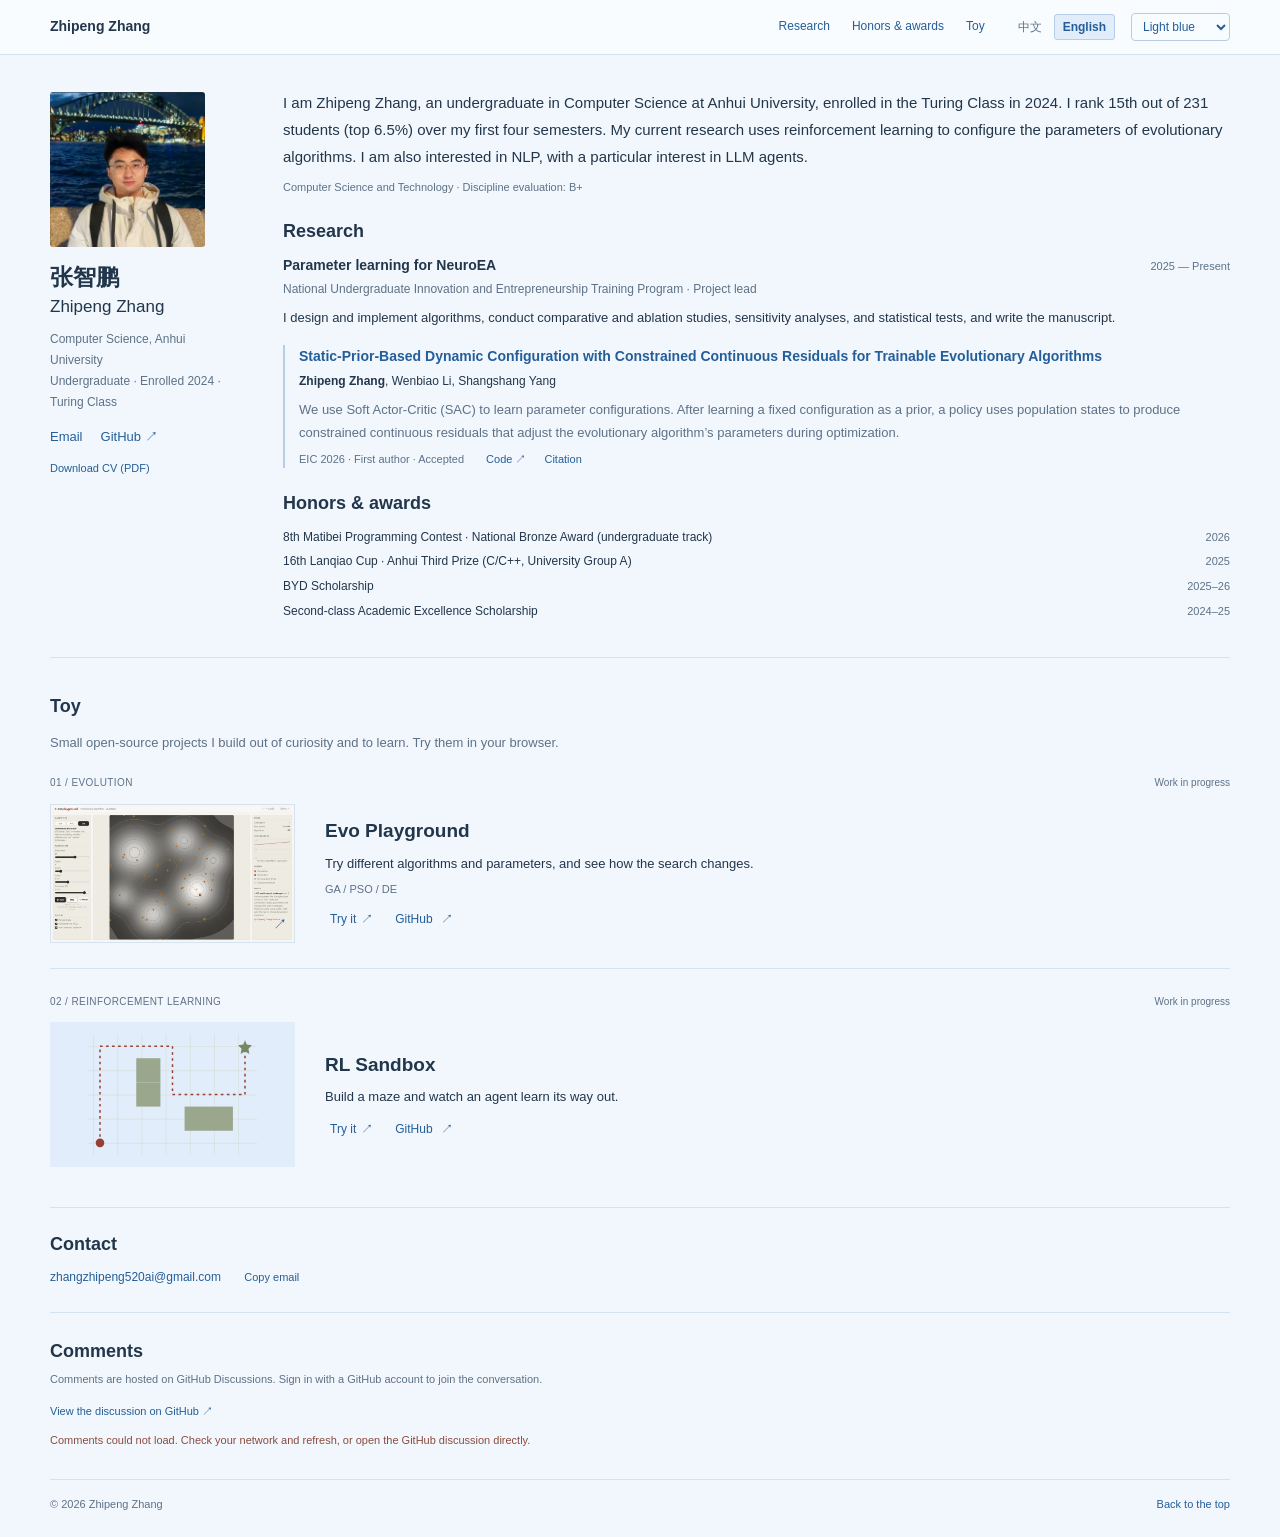
<file: index.html>
<!doctype html>
<html lang="zh-CN" data-theme="blue">
<head>
  <meta charset="utf-8">
  <meta name="viewport" content="width=device-width, initial-scale=1">
  <meta name="referrer" content="no-referrer">
  <meta http-equiv="Content-Security-Policy" content="default-src 'self'; script-src 'self' https://giscus.app; style-src 'self' https://giscus.app; img-src 'self' data:; font-src 'self'; connect-src 'none'; frame-src https://giscus.app; object-src 'none'; base-uri 'self'; form-action 'none'">
  <meta name="theme-color" content="#f2f7fd">
  <meta name="description" content="张智鹏，安徽大学计算机科学与技术专业本科生。研究兴趣为强化学习、进化计算与算法动态配置。">
  <meta property="og:title" content="张智鹏 · Zhipeng Zhang">
  <meta property="og:description" content="安徽大学本科生。强化学习、进化计算与算法动态配置。">
  <meta property="og:type" content="website">
  <title>张智鹏 · Zhipeng Zhang</title>
  <link rel="icon" type="image/svg+xml" href="assets/favicon.svg">
  <link rel="stylesheet" href="styles.css?v=20261020-themes">
  <script src="content.js?v=20261020-themes" defer></script>
  <script src="app.js?v=20261020-themes" defer></script>
</head>
<body id="top">
<a class="skip-link" href="#main" data-i18n="skip">跳到正文</a>
<header class="site-header"><div class="header-inner"><a href="#top" class="wordmark">Zhipeng Zhang</a><nav class="top-nav" aria-label="主导航" data-i18n-aria="navLabel"><a href="#research" data-i18n="navResearch">研究</a><a href="#journey" data-i18n="honorsTitle">荣誉与奖励</a><a href="#open-source" data-i18n="navOpenSource">Toy</a></nav><div class="appearance-controls"><div class="language-switch" role="group" aria-label="语言 / Language"><button id="lang-zh" type="button" aria-pressed="false" lang="zh-CN">中文</button><button id="lang-en" type="button" aria-pressed="false" lang="en">English</button></div><select id="theme-select" class="theme-select" aria-label="配色主题" data-i18n-aria="themeLabel"><option value="blue" data-i18n="themeBlue">浅蓝</option><option value="warm" data-i18n="themeWarm">暖白</option></select></div></div></header>
<main id="main" class="page-shell">
<div class="academic-overview">
<aside class="profile"><img src="assets/sydney.webp?v=3ae06d93da29" width="640" height="640" alt="张智鹏" class="portrait"><h1>张智鹏 <span>Zhipeng Zhang</span></h1><p data-i18n="profileRole">安徽大学 · 计算机科学与技术<br>2024 级本科生 · 图灵班</p><div class="profile-links"><a href="mailto:zhangzhipeng520ai@gmail.com">Email</a><a href="https://github.com/thinker-zzp" target="_blank" rel="noopener noreferrer">GitHub ↗</a></div><p class="cv-note"><a href="assets/cv.pdf" download="Zhipeng_Zhang_CV.pdf" data-i18n="cvDownload">下载简历（PDF）</a></p></aside>
<div class="academic-content">
<section id="about" aria-label="About"><p class="bio" data-i18n="compactBio">我是张智鹏，安徽大学计算机科学与技术专业 2024 级图灵班本科生，前四学期专业排名 15/231（前 6.5%）。我目前主要研究如何用强化学习为进化算法配置参数。此外，我还对 NLP 感兴趣，尤其关注 LLM Agents。</p><p class="minor" data-i18n="compactEducation">安徽大学计算机科学与技术学科评估 B+</p></section>
<section id="research" class="chapter" aria-labelledby="research-title"><h2 id="research-title" data-i18n="researchTitle">科研经历</h2><div class="research-heading"><h3 data-i18n="projectTitle">类神经网络演化算法的参数学习研究</h3><span data-i18n="projectDate">2025 — 至今</span></div><p class="project-meta" data-i18n="projectDetail">国家级大学生创新创业训练计划项目 · 项目负责人</p><p data-i18n="compactResearch">我负责算法设计、实现与实验评估，开展对照与消融实验、参数敏感性分析及统计检验，并完成论文写作。</p>
<article id="paper-eic" class="publication-note"><h3 class="paper-title">Static-Prior-Based Dynamic Configuration with Constrained Continuous Residuals for Trainable Evolutionary Algorithms</h3><p class="authors"><strong>Zhipeng Zhang</strong>, Wenbiao Li, Shangshang Yang</p><p class="paper-summary" data-i18n="paperSummary">使用 Soft Actor-Critic（SAC）学习参数配置：先学习固定参数作为先验，再根据种群状态输出受约束的连续残差，在运行中动态调整进化算法的参数。</p><div class="paper-bottom"><span class="paper-status" data-i18n="paperStatus">EIC 2026 · 第一作者 · 已录用</span><div class="publication-links"><a href="https://github.com/thinker-zzp/CCR-DC" target="_blank" rel="noopener noreferrer"><span data-i18n="paperCode">代码</span> ↗</a><button type="button" id="citation-open" data-i18n="citationButton">引用信息</button></div></div></article></section>
<section id="journey" class="chapter" aria-labelledby="honors-title"><h2 id="honors-title" data-i18n="honorsTitle">荣誉与奖励</h2><ul class="compact-awards"><li><span data-i18n="awardMatibei">第八届码蹄杯程序设计大赛 · 国赛铜奖（本科院校赛道）</span><time>2026</time></li><li><span data-i18n="awardLanqiao">第十六届蓝桥杯 · 安徽赛区三等奖（C/C++ 大学 A 组）</span><time>2025</time></li><li><span data-i18n="awardByd">比亚迪奖学金</span><time>2025–26</time></li><li><span data-i18n="awardAcademic">学习优秀二等奖学金</span><time>2024–25</time></li></ul></section>
</div></div>
    <section id="open-source" class="chapter" aria-labelledby="open-source-title">
      <div class="chapter-label"><h2 id="open-source-title" data-i18n="openSourceTitle">Toy</h2></div>
      <div class="chapter-content">
        <p class="open-source-intro" data-i18n="openSourceIntro">一些出于兴趣和学习目的做的开源小项目，可以直接在浏览器里试用。</p>
        <article class="work-entry playground-work">
          <div class="work-kicker"><span>01 / EVOLUTION</span><span class="work-progress" data-i18n="evoStatus">持续改进中</span></div>
          <div class="playground-layout">
            <a class="playground-preview" href="https://thinker-zzp.github.io/evo-playground/" aria-label="打开 Evo Playground 演示" data-i18n-aria="evoOpen"><img src="assets/evo-playground.webp" width="960" height="540" loading="lazy" decoding="async" alt="Evo Playground 的算法演示界面" data-i18n-alt="evoImageAlt"><span class="preview-arrow" aria-hidden="true">↗</span></a>
            <div class="playground-copy">
              <h3 class="work-title">Evo Playground</h3>
              <p class="work-description" data-i18n="evoDescription">换个算法，调调参数，看看搜索过程有什么不同。</p>
              <p class="work-meta">GA / PSO / DE</p>
              <div class="work-links"><a class="demo-link" href="https://thinker-zzp.github.io/evo-playground/"><span data-i18n="evoDemo">试一试</span><span aria-hidden="true">↗</span></a><a href="https://github.com/thinker-zzp/evo-playground" target="_blank" rel="noopener noreferrer">GitHub <span aria-hidden="true">↗</span></a></div>
            </div>
          </div>
        </article>
        <article id="rl-game" class="work-entry rl-work">
          <div class="work-kicker"><span>02 / REINFORCEMENT LEARNING</span><span class="work-progress" data-i18n="rlStatus">持续改进中</span></div>
          <div class="rl-game-layout">
            <a class="rl-preview" href="https://thinker-zzp.github.io/rl-sandbox/" aria-label="打开 RL Sandbox" data-i18n-aria="rlOpen"><svg viewBox="0 0 240 168" aria-hidden="true"><defs><pattern id="rl-grid" width="28" height="28" patternUnits="userSpaceOnUse"><path d="M28 0H0V28" fill="none" stroke="#d0d6c6" stroke-width="1"/></pattern></defs><rect x="22" y="14" width="196" height="140" fill="url(#rl-grid)"/><g fill="#9ba78d"><rect x="78" y="42" width="28" height="28"/><rect x="78" y="70" width="28" height="28"/><rect x="134" y="98" width="56" height="28"/></g><path d="M36 140V28H120V84H204V28" fill="none" stroke="#973e32" stroke-width="1.7" stroke-dasharray="3 4"/><circle cx="36" cy="140" r="5" fill="#973e32"/><path d="m204 21 2 5 6 1-4 4 1 6-5-3-5 3 1-6-4-4 6-1z" fill="#788763"/></svg></a>
            <div><h3 class="work-title">RL Sandbox</h3><p class="work-description" data-i18n="rlDescription">搭个迷宫，看智能体一步步学会走出去。</p><div class="work-links"><a class="demo-link" href="https://thinker-zzp.github.io/rl-sandbox/"><span data-i18n="evoDemo">试一试</span><span aria-hidden="true">↗</span></a><a href="https://github.com/thinker-zzp/rl-sandbox" target="_blank" rel="noopener noreferrer">GitHub <span aria-hidden="true">↗</span></a></div></div>
          </div>
        </article>
      </div>
    </section>

<section id="contact"><h2 data-i18n="contactTitle">联系</h2><p><a href="mailto:zhangzhipeng520ai@gmail.com">zhangzhipeng520ai@gmail.com</a> <button type="button" id="copy-email" data-i18n="copyEmail">复制邮箱</button></p></section>
<section id="comments" aria-labelledby="comments-title">
  <h2 id="comments-title" data-i18n="commentsTitle">留言与讨论</h2>
  <p class="comments-note" data-i18n="commentsNote">评论由 GitHub Discussions 提供，使用 GitHub 账号登录后即可留言。</p>
  <p class="comments-fallback"><a href="https://github.com/thinker-zzp/thinker-zzp.github.io/discussions" target="_blank" rel="noopener noreferrer"><span data-i18n="commentsFallback">在 GitHub Discussions 中查看讨论</span> <span aria-hidden="true">↗</span></a></p>
  <div class="giscus" id="giscus-comments"></div>
  <p class="comments-status" id="comments-status" role="status" hidden data-i18n="commentsStatus">评论加载失败，请检查网络后刷新，或直接前往 GitHub 讨论区。</p>
</section></main><footer class="site-footer page-shell">© <span data-current-year>2026</span> Zhipeng Zhang <a href="#top" data-i18n="backTop">回到开头</a></footer>  <dialog id="citation-dialog" aria-labelledby="citation-title"><div class="dialog-heading"><h2 id="citation-title" data-i18n="citationTitle">引用信息</h2><button id="citation-close" type="button" aria-label="关闭" data-i18n-aria="closeDialog">×</button></div><p class="citation-note" data-i18n="citationNote">论文已录用，卷页与 DOI 将在正式出版后补充。</p><pre id="citation-text" tabindex="0">Zhang, Z., Li, W., &amp; Yang, S. (2026). Static-Prior-Based Dynamic Configuration with Constrained Continuous Residuals for Trainable Evolutionary Algorithms. EIC 2026. Accepted.</pre><button class="solid-button" type="button" id="copy-citation" data-i18n="copyCitation">复制引用</button></dialog>
  <div class="toast" id="toast" role="status" aria-live="polite"></div>
</body>
</html>
</file>
<file: styles.css>
:root{--ink:#24292f;--muted:#65717d;--accent:#224b8d;--line:#e2e6ea;--paper:#fff;--sans:Arial,"Microsoft YaHei","PingFang SC",sans-serif}*{box-sizing:border-box}html{scroll-behavior:smooth;scroll-padding-top:65px}body{margin:0;background:var(--paper);color:var(--ink);font:14px/1.65 var(--sans)}a{color:var(--accent);text-decoration:none}a:hover{text-decoration:underline}button{font:inherit;color:var(--accent);background:none;border:0;padding:0;cursor:pointer}button:hover{text-decoration:underline}a:focus-visible,button:focus-visible{outline:2px solid var(--accent);outline-offset:4px}h1,h2,h3,p,figure{margin:0}h2{font-size:18px;font-weight:600;line-height:1.4;margin-bottom:11px}h3{font-size:14px;font-weight:600;line-height:1.55}.page-shell,.header-inner{width:min(1180px,calc(100% - 72px));margin:auto}.site-header{border-bottom:1px solid var(--line);background:#fff}.header-inner{display:flex;align-items:center;gap:24px;min-height:54px}.wordmark{font-size:14px;color:var(--ink);font-weight:600}.top-nav{display:flex;gap:22px;margin-left:auto;font-size:12px}.language-switch{font-size:12px;color:var(--muted);white-space:nowrap}.language-switch .selected{color:var(--accent);font-weight:bold}.academic-overview{display:grid;grid-template-columns:185px minmax(0,1fr);gap:48px;padding:34px 0 35px;min-height:0}.profile{padding-top:3px}.portrait{width:155px;height:174px;object-fit:cover;object-position:58% 51%;border-radius:3px;display:block;margin-bottom:15px}.profile h1{font-size:23px;line-height:1.35;margin-bottom:10px}.profile h1 span{display:block;font-size:17px;font-weight:400;margin-top:3px}.profile p{font-size:12px;color:var(--muted);white-space:pre-line;line-height:1.75}.profile-links{display:flex;gap:18px;margin-top:13px;font-size:13px}.profile p.cv-note{margin-top:12px;font-size:11px}.bio{font-size:15px;line-height:1.8}.minor{font-size:11px;color:var(--muted);margin-top:8px}.academic-content .chapter{margin-top:23px}.research-heading{display:flex;justify-content:space-between;gap:20px;align-items:baseline}.research-heading>span{font-size:11px;white-space:nowrap;color:var(--muted)}.project-meta{color:var(--muted);font-size:12px;margin:3px 0 7px}#research>p:not(.project-meta){font-size:13px;line-height:1.75}.publication-note{margin-top:15px;padding-left:14px;border-left:2px solid #ccd8e8}.paper-title{font-size:14px;line-height:1.6;color:var(--accent);font-weight:600}.authors{font-size:12px;margin-top:5px}.paper-bottom{display:flex;align-items:center;flex-wrap:wrap;gap:8px 22px;margin-top:6px;font-size:11px}.paper-status{color:var(--muted)}.publication-links{display:flex;gap:18px}.publication-links button{font-size:11px}.compact-awards{margin:0;padding:0;list-style:none;font-size:12px;line-height:1.65}.compact-awards li{display:flex;justify-content:space-between;gap:18px;margin-top:5px}.compact-awards time{font-size:11px;color:var(--muted);white-space:nowrap}.chapter{scroll-margin-top:30px}#open-source{border-top:1px solid var(--line);padding:36px 0 40px}.chapter-label{margin-bottom:13px}.open-source-intro{font-size:13px;color:var(--muted);margin-bottom:22px}.chapter-content{min-width:0}.work-entry+.work-entry{border-top:1px solid var(--line);margin-top:25px;padding-top:25px}.work-kicker{display:flex;justify-content:space-between;color:var(--muted);font-size:10px;letter-spacing:.4px;margin-bottom:12px}.work-progress{letter-spacing:0}.playground-layout,.rl-game-layout{display:grid;grid-template-columns:245px minmax(0,1fr);gap:30px;align-items:center}.playground-preview{display:block;position:relative}.playground-preview img{display:block;width:100%;height:auto;border:1px solid var(--line)}.preview-arrow{position:absolute;right:8px;bottom:6px}.work-title{font-size:19px}.work-description{font-size:13px;margin-top:7px}.work-meta{font-size:11px;color:var(--muted);margin-top:6px}.work-links{display:flex;gap:22px;font-size:12px;margin-top:12px}.work-links span{margin-left:5px}.rl-preview{display:block;background:#f2f5ef}.rl-preview svg{display:block;width:100%;height:145px}.personal-chapter{padding:30px 0;border-top:1px solid var(--line)}.life-photo{display:flex;align-items:flex-end;gap:24px}.life-photo-frame{max-width:190px}.life-photo img{display:block;width:100%;height:auto;border-radius:3px}.life-photo time{font-size:11px;color:var(--muted)}.life-photo h3{font-size:17px;margin:6px 0}.life-photo figcaption p{font-size:12px;color:var(--muted)}#contact{padding:24px 0;border-top:1px solid var(--line)}#contact p{font-size:12px}#copy-email{margin-left:20px;font-size:11px}.site-footer{padding:15px 0 24px;font-size:11px;color:var(--muted);border-top:1px solid var(--line)}.site-footer>a{float:right}.skip-link{position:absolute;top:-60px;left:20px;padding:8px;background:white;z-index:3}.skip-link:focus{top:8px}dialog{border:1px solid var(--line);border-radius:4px;padding:25px;max-width:min(620px,90vw);color:var(--ink)}dialog::backdrop{background:#0005}.dialog-heading{display:flex;justify-content:space-between;gap:25px}.dialog-heading button{font-size:24px}.citation-note{font-size:12px;color:var(--muted);margin:10px 0}pre{font:12px/1.7 var(--sans);white-space:pre-wrap;overflow-wrap:anywhere}.solid-button{margin-top:15px}.toast{position:fixed;left:50%;bottom:24px;transform:translateX(-50%);background:#24292f;color:white;padding:9px 18px;font-size:12px;border-radius:3px;opacity:0;pointer-events:none}.toast.visible{opacity:1}html[lang="zh-CN"] .bio{font-size:15px;line-height:1.9}@media(min-width:900px) and (max-height:780px){.academic-overview{padding-top:23px;gap:40px}.academic-content .chapter{margin-top:17px}.bio{font-size:14px;line-height:1.7}h2{font-size:17px;margin-bottom:8px}.publication-note{margin-top:11px}.compact-awards li{margin-top:3px}}@media(max-width:760px){.page-shell,.header-inner{width:calc(100% - 36px)}.header-inner{gap:15px}.top-nav{gap:13px;font-size:11px}.wordmark{font-size:12px}.academic-overview{grid-template-columns:1fr;gap:24px;padding:27px 0;min-height:0}.profile{display:grid;grid-template-columns:100px 1fr;gap:0 20px}.portrait{width:100px;height:120px;grid-row:1/5;margin:0}.profile h1{font-size:21px;margin-bottom:5px}.profile h1 span{display:inline;font-size:15px;margin-left:8px}.profile p{font-size:11px}.profile-links{margin-top:7px;font-size:12px}.profile p.cv-note{margin-top:5px}.bio{font-size:14px}.academic-content .chapter{margin-top:23px}.playground-layout,.rl-game-layout{grid-template-columns:150px 1fr;gap:20px}.research-heading{gap:10px}.work-title{font-size:17px}.work-description{font-size:12px}}@media(max-width:420px){.top-nav a:nth-child(2){display:none}.playground-layout,.rl-game-layout{grid-template-columns:1fr}.playground-preview,.rl-preview{max-width:270px}.profile h1 span{display:block;margin-left:0}.profile{gap:0 15px}.compact-awards{font-size:11px}.bio{font-size:14px}.research-heading{flex-wrap:wrap;gap:2px}.research-heading>span{font-size:10px}}@media(prefers-reduced-motion:reduce){html{scroll-behavior:auto}}@media print{.site-header,#open-source,#life,#contact,#comments,.site-footer,dialog,.toast,.skip-link{display:none}.page-shell{width:100%}.academic-overview{min-height:0;padding:0;gap:25px;grid-template-columns:150px 1fr}.portrait{width:120px;height:140px}a{color:inherit}}

/* Explicit language selection and the user-provided square portrait. */
.language-switch{display:flex;gap:3px;align-items:center}.language-switch button{font-size:12px;color:var(--muted);padding:4px 8px;border:1px solid transparent;border-radius:3px;line-height:1.4}.language-switch button[aria-pressed="true"]{color:var(--accent);border-color:#ced8e6;background:#f2f5fa;font-weight:600}.portrait{height:155px;object-position:center}@media(max-width:760px){.portrait{height:100px}.language-switch button{font-size:11px;padding:4px 6px}.header-inner{gap:12px}.top-nav{gap:12px}}

/* Let content determine section height; scale reading size on larger desktops. */
@media(min-width:1600px){
.page-shell,.header-inner{width:min(1280px,calc(100% - 112px))}
.academic-overview{grid-template-columns:205px minmax(0,1fr);gap:56px;padding:42px 0 38px}
.portrait{width:175px;height:175px}
.bio,html[lang="zh-CN"] .bio{font-size:17px;line-height:1.85}
.minor{font-size:12px}.profile p{font-size:13px}.profile h1{font-size:25px}
h2{font-size:21px}h3{font-size:16px}
.academic-content .chapter{margin-top:28px}
#research>p:not(.project-meta){font-size:15px;line-height:1.8}
.project-meta{font-size:13px}.paper-title{font-size:16px}.authors{font-size:13px}
.paper-bottom,.publication-links button{font-size:12px}
.compact-awards{font-size:14px}.compact-awards li{margin-top:7px}
.compact-awards time{font-size:12px}.top-nav{font-size:13px}
}

.paper-summary{font-size:13px;line-height:1.75;color:var(--muted);margin-top:7px}@media(min-width:1600px){.paper-summary{font-size:14px}}

/* GitHub Discussions comments via giscus; the widget is mounted on demand. */
#comments{padding:26px 0 30px;border-top:1px solid var(--line);scroll-margin-top:30px}
#comments h2{font-size:18px;margin-bottom:6px}
.comments-note{font-size:11px;color:var(--muted);margin-bottom:14px}
.giscus{min-height:0}
.giscus iframe{width:100%;border:0;min-height:150px}
.giscus-unavailable{display:none}
.comments-fallback{font-size:11px;color:var(--muted);margin:0 0 10px}
.comments-status{font-size:11px;color:#8a4b3f;margin-top:8px}
@media(min-width:1600px){#comments h2{font-size:21px}.comments-note,.comments-fallback{font-size:12px}}

/* Light palettes share the same layout and reading contrast. */
:root{--paper:#f2f7fd;--surface:#f9fcff;--ink:#22364b;--muted:#5d7187;--accent:#245e99;--line:#d5e2f0;--selection:#e1edfa;--selection-line:#b5cde6}
:root[data-theme="warm"]{--paper:#faf7f0;--surface:#fffdf8;--ink:#343530;--muted:#71746a;--accent:#396181;--line:#e1dfd3;--selection:#ece9df;--selection-line:#d1cebf}
.site-header{background:var(--surface)}
.publication-note{border-left-color:var(--selection-line)}
.language-switch button[aria-pressed="true"]{background:var(--selection);border-color:var(--selection-line)}
.appearance-controls{display:flex;align-items:center;gap:16px}
.theme-select{font:12px var(--sans);color:var(--accent);background:var(--surface);border:1px solid var(--selection-line);border-radius:4px;padding:5px 7px;cursor:pointer;max-width:110px}
.theme-select:focus-visible{outline:2px solid var(--accent);outline-offset:3px}
.rl-preview{background:var(--selection)}
dialog{background:var(--surface)}
::selection{background:var(--selection-line)}
@media(max-width:600px){.header-inner{flex-wrap:wrap;padding:9px 0;gap:7px 12px}.top-nav{margin-left:auto}.appearance-controls{flex-basis:100%;justify-content:flex-end;gap:13px}.theme-select{font-size:11px;padding:4px 6px}}
@media print{:root,:root[data-theme="warm"]{--paper:white;--ink:#222;--muted:#555;--line:#ddd}}
</file>
